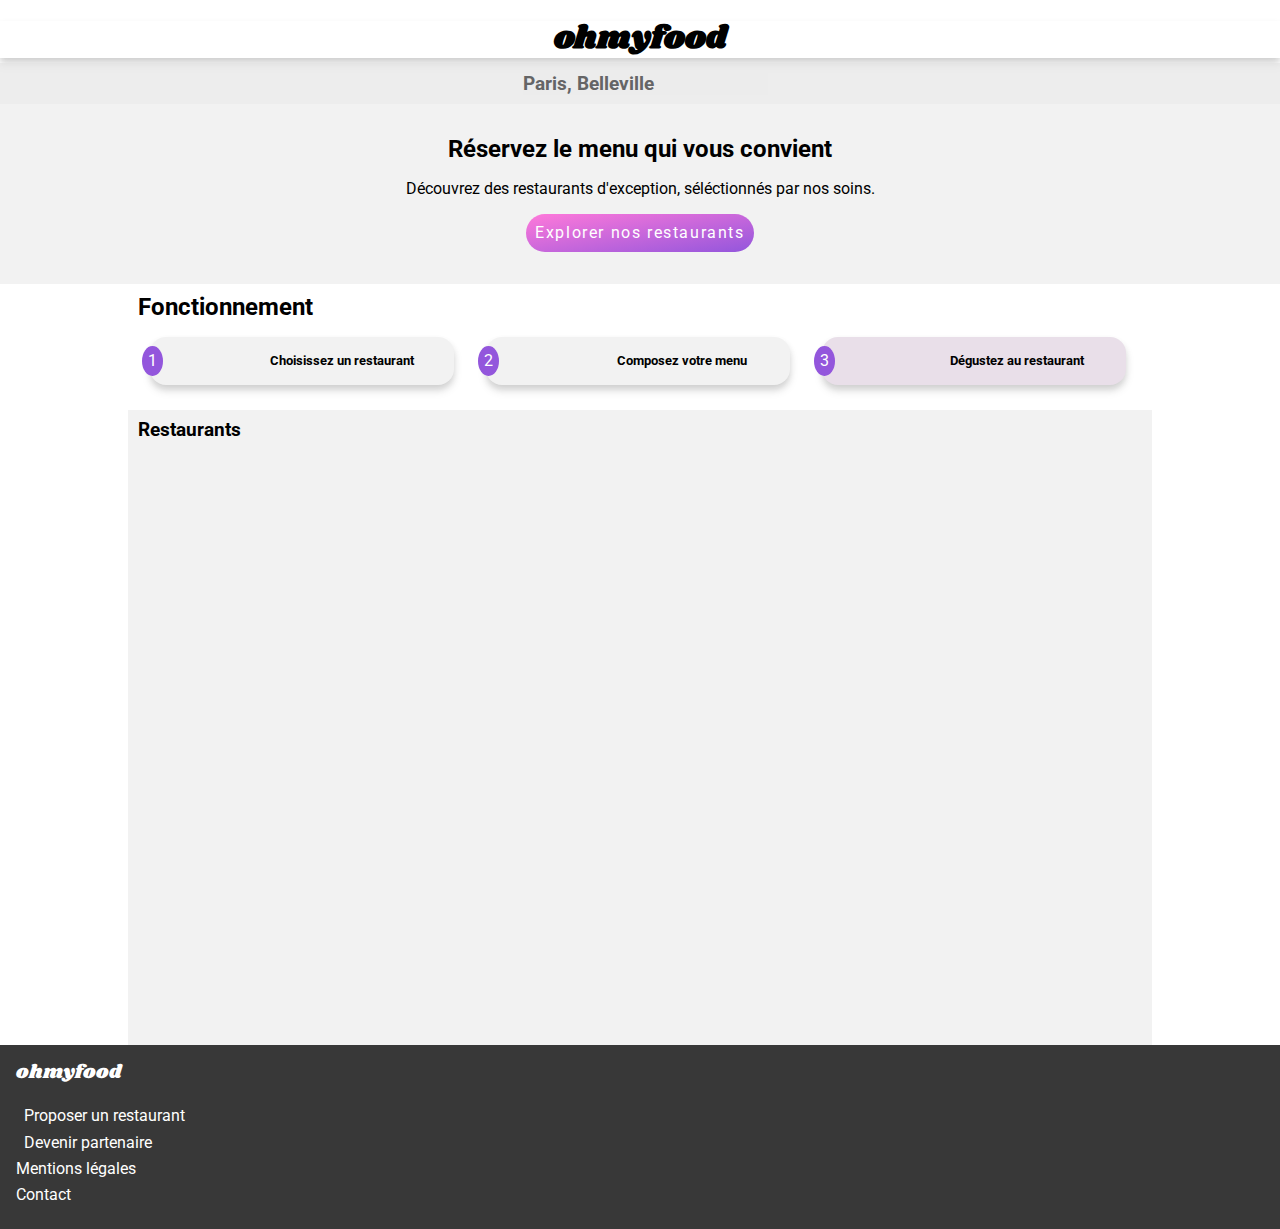
<file: index.html>
<!DOCTYPE html>
<html lang="en">

<head>
    <meta charset="UTF-8">
    <meta http-equiv="X-UA-Compatible" content="IE=edge">
    <meta name="viewport" content="width=device-width, initial-scale=1.0">
    <link rel="stylesheet" href="https://cdnjs.cloudflare.com/ajax/libs/font-awesome/5.15.2/css/all.min.css"
        integrity="sha512-HK5fgLBL+xu6dm/Ii3z4xhlSUyZgTT9tuc/hSrtw6uzJOvgRr2a9jyxxT1ely+B+xFAmJKVSTbpM/CuL7qxO8w=="
        crossorigin="anonymous" />

    <link rel="preconnect" href="https://fonts.googleapis.com">
    <link rel="preconnect" href="https://fonts.gstatic.com" crossorigin>
    <link href="https://fonts.googleapis.com/css2?family=Roboto:wght@300;400;500&family=Shrikhand&display=swap"
        rel="stylesheet">
    <link rel="stylesheet" href="./css/normalise.css">
    <link rel="stylesheet" href="./css/style.css">
    <title>ohmyfood</title>
</head>

<body>
    <!-- <img class ="logo flex item-center "src="./images/logo/ohmyfood@2x.svg" alt="logo"> -->
    <header class="">
        <h1 class="welcome__header logo item-center ">ohmyfood</h1>
    </header>

    <section class="location bg">
        <div>
            <form class="flex item-center bg-dark m-padding">
                <i class="fas fa-map-marker-alt s-padding"></i>
                <input class="ph bg-dark" type="search" placeholder="Paris, Belleville" name="search">
            </form>
        </div>
        <div class="info flex">
            <h2 class="item-center">
                Réservez le menu qui vous convient
            </h2>
            <p class="item-center p-bottom">Découvrez des restaurants d'exception, séléctionnés par nos soins.</p>
            <button class="btn item-center m-padding">
                <p>Explorer nos restaurants</p>
            </button>

        </div>
    </section>
    <section class="function flex column-flex m-padding">
        <div>
            <h2>Fonctionnement</h2>
        </div>
        <ul class="item-center">
            <li class="list flex item-center shade bg">
                <div class="">1</div>
                <i class="fas fa-mobile-alt"></i>
                <h5 class="l-align">Choisissez un restaurant</h5>
            </li>
            <li class="list flex item-center shade bg">
                <div class="">2</div>
                <i class="fas fa-list-ul"></i>
                <h5 class="l-align">Composez votre menu</h5>
            </li>

            <li class="list flex item-center shade bg-pink">
                <div class="">3</div>
                <i class="fas fa-store"></i>
                <h5 class="l-align">Dégustez au restaurant</h5>
            </li>
        </ul>
    </section>
    
        <section class="welcome__cards m-padding bg">
            <h3>Restaurants</h3>
            <div class="resto">
                
                <a href="card1.html">
                    <figure class="sec1">
                        <div>
                            <img class="item-center top--r"
                                src="./images/restaurants/jay-wennington-N_Y88TWmGwA-unsplash.jpg"
                                alt="La Palette du goût">
                            <div class="figure__btn item-center">Nouveau</div>
                        </div>
                        <figcaption class="flex">
                            <div>
                                <h4 class="item-center">La palette du goût</h4>
                                <p>Ménilmontant</p>
                            </div>
                            <div class="flex card__heart ">
                                <i class="far fa-heart"></i>
                                <i class="fas fa-heart heart__color"></i>
                            </div>
                        </figcaption>
                    </figure>
                </a>
                <a href="card2.html">
                    <figure class="sec2">

                        <div>
                            <img class="item-center top--r" src="./images/restaurants/stil-u2Lp8tXIcjw-unsplash.jpg"
                                alt="La note Enchantée">
                            <div class="figure__btn item-center">Nouveau</div>
                        </div>
                        <figcaption class="flex s-bet">
                            <div>
                                <h4>La note enchantée</h4>
                                <p>Charonne</p>
                            </div>
                            <div class="flex card__heart ">
                                <i class="far fa-heart"></i>
                                <i class="fas fa-heart heart__color"></i>
                            </div>
                        </figcaption>
                    </figure>
                </a>
                <a href="card3.html">
                    <figure class="sec3">

                        <div>
                            <img class="item-center top--r"
                                src="./images/restaurants/toa-heftiba-DQKerTsQwi0-unsplash.jpg" alt="A la française">

                        </div>
                        <figcaption class="flex">
                            <div>
                                <h4>A la française</h4>
                                <p>Cité Rouge</p>
                            </div>
                            <div class="flex card__heart ">
                                <i class="far fa-heart"></i>
                                <i class="fas fa-heart heart__color"></i>
                            </div>


                        </figcaption>
                    </figure>
                </a>
                <a href="card4.html">
                    <figure class="sec4">

                        <div>
                            <img class="item-center top--r"
                                src="./images/restaurants/louis-hansel-shotsoflouis-qNBGVyOCY8Q-unsplash.jpg"
                                alt="Le délice des sens">

                        </div>
                        <figcaption class="flex">
                            <div>
                                <h4>Le délice des sens</h4>
                                <p>Folie-Méricourt</p>
                            </div>
                            <div class="flex card__heart ">
                                <i class="far fa-heart"></i>
                                <i class="fas fa-heart heart__color"></i>
                            </div>


                        </figcaption>
                        
                    </figure>
                </a>
            </div>
        </section>

    
    <!-- <footer>
        <div class="footer-container">
            <h6>ohmyfood<h6>
                    <p><i class="fas fa-utensils"></i>Proposer un restaurant</p>
                    <p><i class="fas fa-hands-helping"></i>Devenir partenaire</p>
                    <p>Mentions légales</p>
                    <p>Contact</p>
        </div>
    </footer> -->
    <footer>
        <p class="footer__logo">ohmyfood</p>
        <ul>
            <li>
                <a href=""><i class="fas fa-utensils"></i>Proposer un restaurant</a>
            </li>
            <li>
                <a href=""><i class="fas fa-hands-helping"></i>Devenir partenaire</a>
            </li>
            <li>
                <a href="">Mentions légales</a>
            </li>
            <li>
                <a href="mailto:contact@ohmyfood.fr">Contact</a>
            </li>
        </ul>
    </footer>
</body>

</html>
</file>
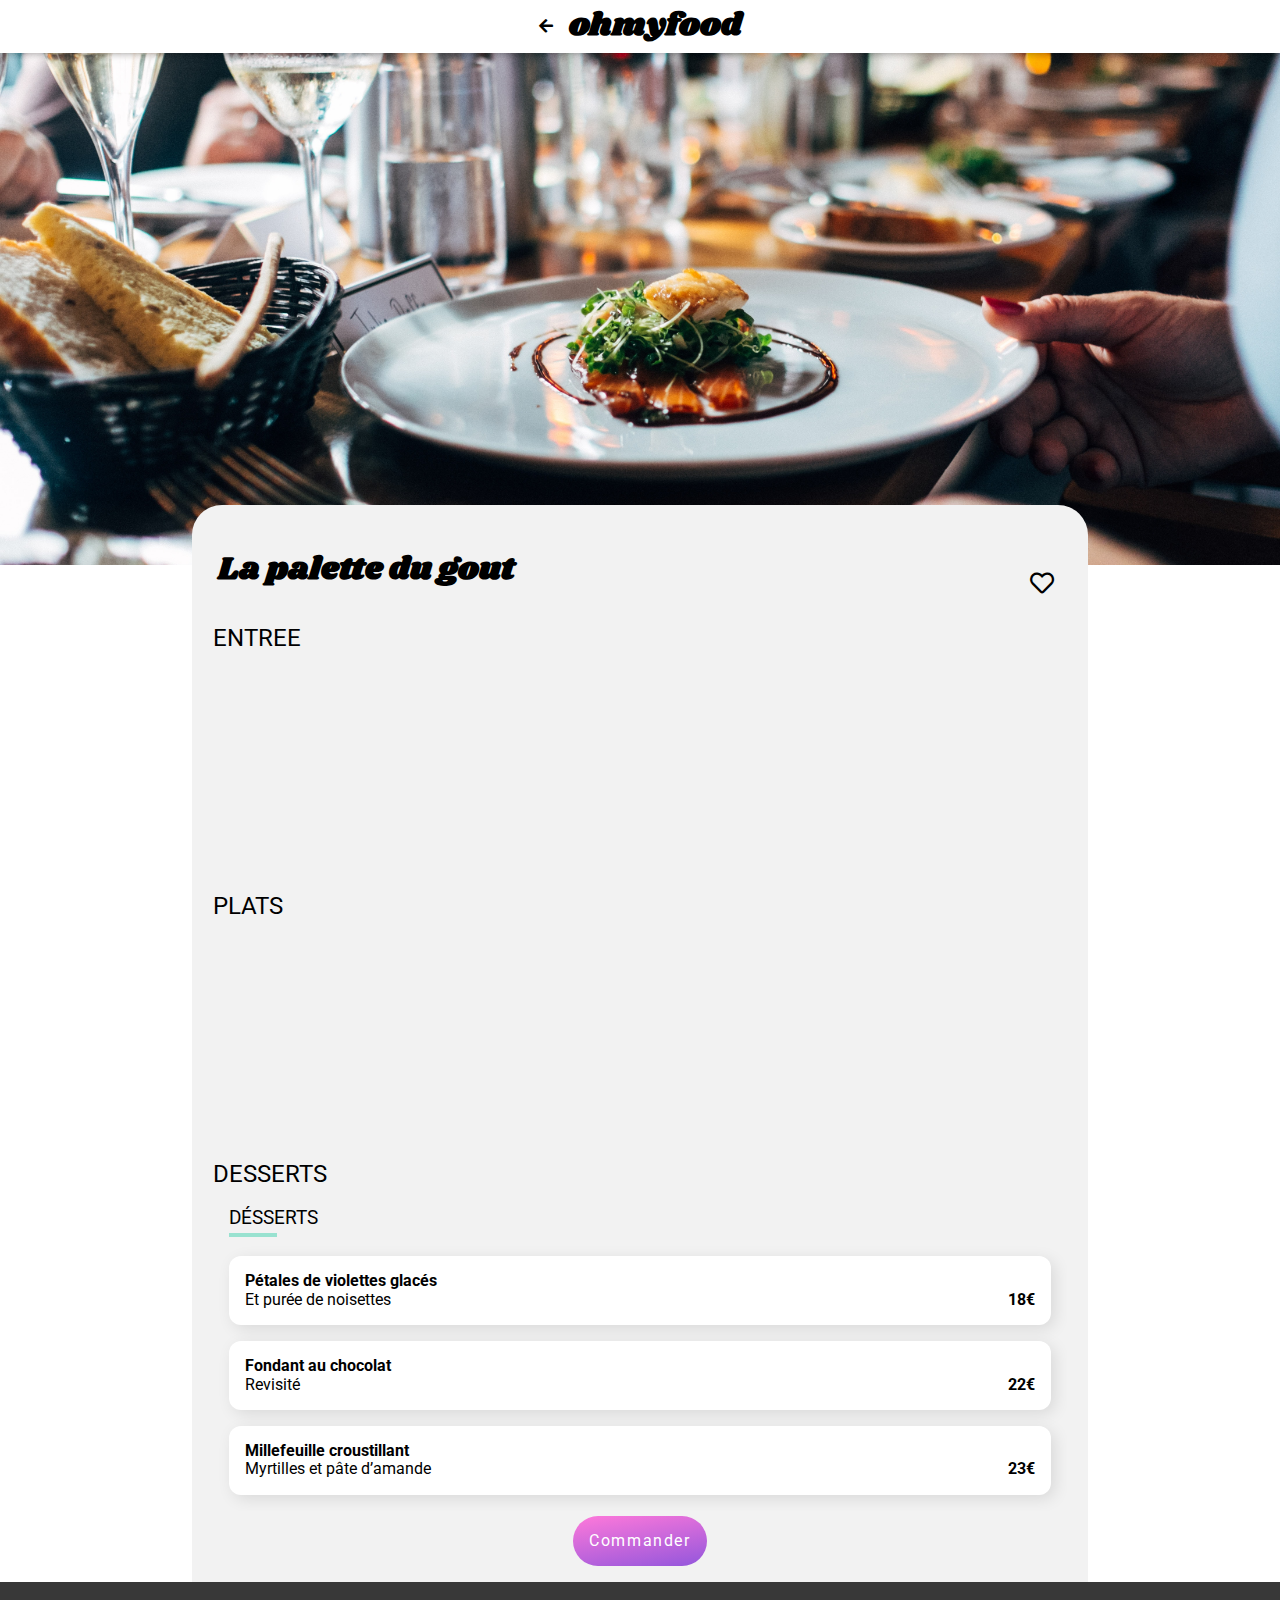
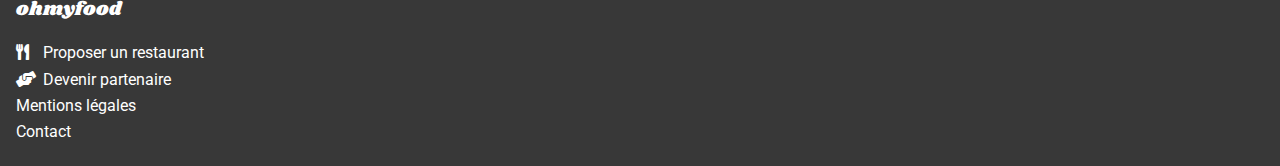
<file: card1-1.html>
<!DOCTYPE html>
<html lang="en">

<head>
    <meta charset="UTF-8">
    <meta http-equiv="X-UA-Compatible" content="IE=edge">
    <meta name="viewport" content="width=device-width, initial-scale=1.0">
    <link rel="stylesheet" href="https://pro.fontawesome.com/releases/v5.10.0/css/all.css" />
    <link rel="preconnect" href="https://fonts.googleapis.com">
    <link rel="preconnect" href="https://fonts.gstatic.com" crossorigin>
    <link href="https://fonts.googleapis.com/css2?family=Roboto:wght@300;400;500&family=Shrikhand&display=swap"
        rel="stylesheet">
    <link rel="stylesheet" href="css/normalise.css">
    <link rel="stylesheet" href="css/style.css">
        <link rel="stylesheet" media="screen" href="css/menu.css" type="text/css">

    <title>ohmyfood</title>
</head>

<body>
    <!-- <header class="item-center">
        <div class="flex item-center">
            <a href="index.html"><i class="fas fa-arrow-left s-padding"></i></a>
            <img class="logo item-center " src="./images/logo/ohmyfood@2x.svg" alt="logo">
        </div>
        <img class="item-center" src="./images/restaurants/louis-hansel-shotsoflouis-qNBGVyOCY8Q-unsplash.jpg" alt="">
 </header> -->
 <header class="flex item-center">
     <a href="index.html">
     <p> <b> <i class="fas fa-arrow-left arrow__back m"></i></b>
        
     <p>
     </a>
    <h1 class="logo m">ohmyfood</h1>
</header>
<img src="images/restaurants/jay-wennington-N_Y88TWmGwA-unsplash.jpg" alt="Image du restaurant de La palette du goût" class="bg__image">    <main class="bg top--r p-small">
        <div class="card-container m-padding">
            <div class="flex s-bet item-center l-align">
                <div class="flex column-flex">
                    <h1 class="f-family--title page__title">La palette du gout</h1>
                </div> 
                <div class="flex card__heart ">
                    <i class="far fa-heart"></i>
                    <i class="fas fa-heart heart__color"></i>
                </div>
            </div>
        </div>
        <div class="menu__container s-around">
        <div class="card s-padding">
        <p class="title-font">ENTREE</p>
        <div class="underline"></div>
        <div class="item-center  sec1">
            <div class="menu flex shade bg-lite s-bet">
                <div class="flex column-flex s-bet fullwidth s-padding">
                    <h4 class="l-align">Fricassée d'escargot</h4>
                    <div class="flex s-bet fullwidth">
                        <p class="l-align">AU piment d'espelette</p>
                        <p class="s-padding"><b>25€</b></p>
                    </div>
                </div>
                <div class="tick item-center m-padding right--r"><i class="fas fa-check-circle"></i></div>

            </div>
            <div class="menu flex shade bg-lite s-bet">
                <div class="flex column-flex s-bet fullwidth s-padding">
                    <h4 class="l-align">Foie gras de canard mi-cuit</h4>
                    <div class="flex s-bet fullwidth">
                        <p class="l-align">Et ses copeaux de truffe noire</p>
                        <p class="s-padding"><b>35€</b></p>
                    </div>
                </div>
                <div class="tick item-center m-padding right--r"><i class="fas fa-check-circle"></i></div>

            </div>
            <div class="menu flex shade bg-lite s-bet">
                <div class="flex column-flex s-bet fullwidth s-padding">
                    <h4 class="l-align">Oeuf au plat</h4>
                    <div class="flex s-bet fullwidth">
                        <p class="l-align">Assaisonné à la truffe sur lit de cavier</p>
                        <p class="s-padding"><b>20€</b></p>
                    </div>
                </div>
                <div class="tick item-center m-padding right--r"><i class="fas fa-check-circle"></i></div>

            </div>
        </div>
        </div>
        <div class="card s-padding">
        <p class="title-font">PLATS</p>
        <div class="underline"></div>
        <div class="item-center sec2">
            <div class="menu flex shade bg-lite s-bet">
                <div class="flex column-flex s-bet fullwidth s-padding">
                    <h4 class="l-align">Filet de boeuf aux herbes</h4>
                    <div class="flex s-bet fullwidth">
                        <p class="l-align">Accompagné de sa ribambelle de légumes</p>
                        <p class="s-padding"><b>40€</b></p>
                    </div>
                </div>
                <div class="tick item-center m-padding right--r"><i class="fas fa-check-circle"></i></div>

            </div>
            <div class="menu flex shade bg-lite s-bet">
                <div class="flex column-flex s-bet fullwidth s-padding">
                    <h4 class="l-align">Parmentier de queue de boeuf</h4>
                    <div class="flex s-bet fullwidth">
                        <p class="l-align">A la tuffe noire sur sa puréé de panais</p>
                        <p class="s-padding"><b>35€</b></p>
                    </div>
                </div>
                <div class="tick item-center m-padding right--r"><i class="fas fa-check-circle"></i></div>

            </div>
            <div class="menu flex shade bg-lite s-bet">
                <div class="flex column-flex s-bet fullwidth s-padding">
                    <h4 class="l-align">Filet de Turbot</h4>
                    <div class="flex s-bet fullwidth">
                        <p class="l-align">Aux agrumes</p>
                        <p class="s-padding"><b>44€</b></p>
                    </div>
                </div>
                <div class="tick item-center m-padding right--r"><i class="fas fa-check-circle"></i></div>

            </div>           
        </div>
        </div>
        <div class="card s-padding">
        <p class="title-font">DESSERTS</p>
        <div class="underline"></div>
        <!-- <div class="item-center sec3">
            <div class="menu flex shade bg-lite s-bet">
                <div class="flex column-flex s-bet fullwidth s-padding">
                    <h4 class="l-align">Paris-Brest</h4>
                    <div class="flex s-bet fullwidth">
                        <p class="l-align">Revisité</p>
                        <p class="s-padding"><b>18€</b></p>
                    </div>
                </div>
                <div class="tick item-center m-padding right--r"><i class="fas fa-check-circle"></i></div>

            </div>
            <div class="menu flex shade bg-lite">
                <div class="flex column-flex s-bet fullwidth s-padding">
                    <h4 class="l-align">Macaron au chocolat d'exception</h4>
                    <div class="flex s-bet fullwidth">
                        <p class="l-align text__overflow" >Et glace à la vanille de Madagascar</p>
                        <p class="s-padding"><b>22€</b></p>
                    </div>
                </div>
                <div class="tick item-center m-padding right--r"><i class="fas fa-check-circle"></i></div>

            </div>
            <div class="menu flex shade bg-lite s-bet">
                <div class="flex column-flex s-bet fullwidth s-padding">
                    <h4 class="l-align">Mousse au chocolat</h4>
                    <div class="flex s-bet fullwidth">
                        <p class="l-align">Au piment d'espellette et à la truffe noire</p>
                        <p class="s-padding"><b>23€</b></p>
                    </div>
                </div>
                    <div class="tick item-center m-padding right--r"><i class="fas fa-check-circle"></i></div>
                    
            </div>   
         
        </div> -->
        <section class="menu__card">
            <h3>Désserts</h3>

            <div class="menu__item">
                <div class="menu__item--text">
                    <h4>Pétales de violettes glacés</h4>
                    <p>Et purée de noisettes</p>
                </div>

                <div class="menu__item--price">
                    18€
                </div>

                <div class="menu__item--validation">
                    <div class="menu__item--icon">
                        <i class="fas fa-check"></i>
                    </div>
                </div>
            </div>

            <div class="menu__item">
                <div class="menu__item--text">
                    <h4>Fondant au chocolat</h4>
                    <p>Revisité</p>
                </div>

                <div class="menu__item--price">
                    22€
                </div>

                <div class="menu__item--validation">
                    <div class="menu__item--icon">
                        <i class="fas fa-check"></i>
                    </div>
                </div>
            </div>

            <div class="menu__item">
                <div class="menu__item--text">
                    <h4>Millefeuille croustillant</h4>
                    <p>Myrtilles et pâte d’amande</p>
                </div>

                <div class="menu__item--price">
                    23€
                </div>

                <div class="menu__item--validation">
                    <div class="menu__item--icon">
                        <i class="fas fa-check"></i>
                    </div>
                </div>
            </div>
        </section>


        </div>

        </div>
        <button class="flex btn item-center"><p>Commander</p></button>




    </main>
    <footer>
        <p class="footer__logo">ohmyfood</p>
        <ul>
            <li>
                <a href=""><i class="fas fa-utensils"></i>Proposer un restaurant</a>
            </li>
            <li>
                <a href=""><i class="fas fa-hands-helping"></i>Devenir partenaire</a>
            </li>
            <li>
                <a href="">Mentions légales</a>
            </li>
            <li>
                <a href="mailto:contact@ohmyfood.fr">Contact</a>
            </li>
        </ul>
    </footer>

</body>

</html>
</file>
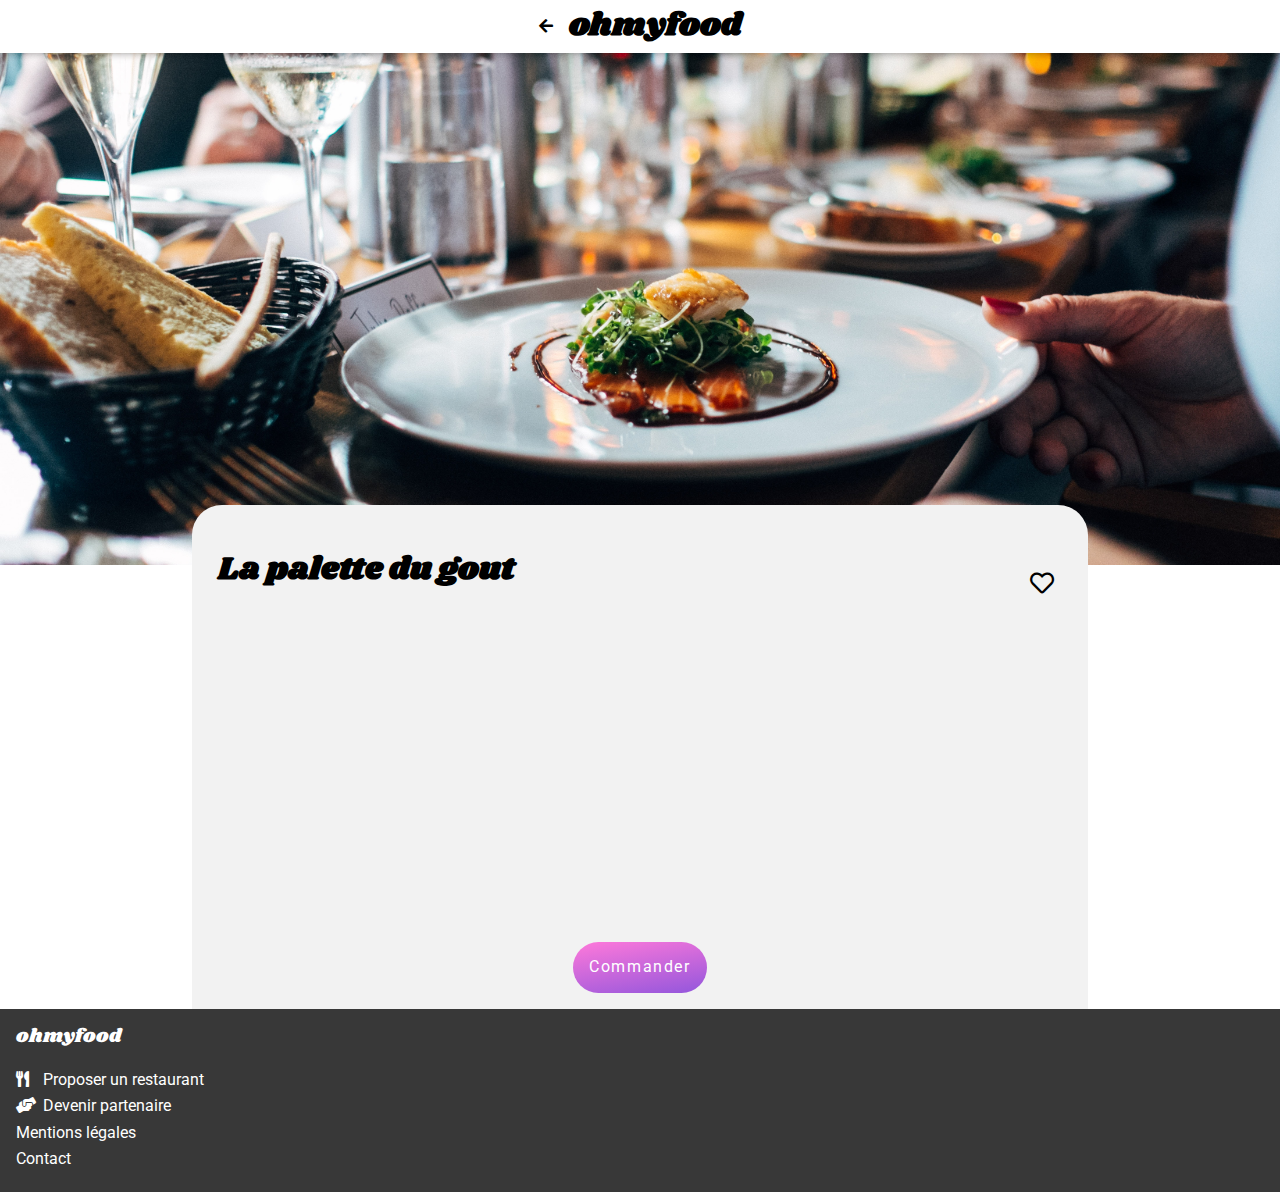
<file: card1.html>
<!DOCTYPE html>
<html lang="en">

<head>
    <meta charset="UTF-8">
    <meta http-equiv="X-UA-Compatible" content="IE=edge">
    <meta name="viewport" content="width=device-width, initial-scale=1.0">
    <link rel="stylesheet" href="https://pro.fontawesome.com/releases/v5.10.0/css/all.css" />
    <link rel="preconnect" href="https://fonts.googleapis.com">
    <link rel="preconnect" href="https://fonts.gstatic.com" crossorigin>
    <link href="https://fonts.googleapis.com/css2?family=Roboto:wght@300;400;500&family=Shrikhand&display=swap"
        rel="stylesheet">
    <link rel="stylesheet" href="css/normalise.css">
    <link rel="stylesheet" href="css/style.css">
        <link rel="stylesheet" media="screen" href="css/menu.css" type="text/css">

    <title>ohmyfood-La palette du gout</title>
</head>

<body>
    <!-- <header class="item-center">
        <div class="flex item-center">
            <a href="index.html"><i class="fas fa-arrow-left s-padding"></i></a>
            <img class="logo item-center " src="./images/logo/ohmyfood@2x.svg" alt="logo">
        </div>
        <img class="item-center" src="./images/restaurants/louis-hansel-shotsoflouis-qNBGVyOCY8Q-unsplash.jpg" alt="">
 </header> -->
 <header class="flex item-center">
     <a href="index.html">
     <p> <b> <i class="fas fa-arrow-left arrow__back m"></i></b>
        
     <p>
     </a>
    <h1 class="logo m">ohmyfood</h1>
</header>
<img src="images/restaurants/jay-wennington-N_Y88TWmGwA-unsplash.jpg" alt="Image du restaurant de La palette du goût" class="bg__image">    <main class="bg top--r p-small">
        <div class="card-container m-padding">
            <div class="flex s-bet item-center l-align">
                <div class="flex column-flex">
                    <h1 class="f-family--title page__title">La palette du gout</h1>
                </div> 
                <div class="flex card__heart ">
                    <i class="far fa-heart"></i>
                    <i class="fas fa-heart heart__color"></i>
                </div>
            </div>
        </div>
        <div class="menu">
            <section class="menu__card sec1">
                <h3>Entrées</h3>

                <div class="menu__item">
                    <div class="menu__item--text">
                        <h4>Fricassée d'escargot</h4>
                        <p>Au piment d'espelette</p>
                    </div>

                    <div class="menu__item--price">
                        25€
                    </div>

                    <div class="menu__item--validation">
                        <div class="menu__item--icon">
                            <i class="fas fa-check"></i>
                        </div>
                    </div>
                </div>
                
                <div class="menu__item">
                    <div class="menu__item--text">
                        <h4>Foie gras de canard mi-cuit</h4>
                        <p>Et ses copeaux de truffe noire</p>
                    </div>

                    <div class="menu__item--price">
                        35€
                    </div>

                    <div class="menu__item--validation">
                        <div class="menu__item--icon">
                            <i class="fas fa-check"></i>
                        </div>
                    </div>
                </div>

                <div class="menu__item">
                    <div class="menu__item--text">
                        <h4>Oeuf au plat</h4>
                        <p>Assaisonné à la truffe sur lit de caviar</p>
                    </div>

                    <div class="menu__item--price">
                        20€
                    </div>

                    <div class="menu__item--validation">
                        <div class="menu__item--icon">
                            <i class="fas fa-check"></i>
                        </div>
                    </div>
                </div>

            </section>

            <section class="menu__card sec2">
                <h3>Plats</h3>

                <div class="menu__item">
                    <div class="menu__item--text">
                        <h4>Filet de boeuf aux herbes</h4>
                        <p>Accompagné de sa ribambelle de légumes</p>
                    </div>

                    <div class="menu__item--price">
                        40€
                    </div>

                    <div class="menu__item--validation">
                        <div class="menu__item--icon">
                            <i class="fas fa-check"></i>
                        </div>
                    </div>
                </div>

                <div class="menu__item">
                    <div class="menu__item--text">
                        <h4>Parmentier de queue de boeuf</h4>
                        <p>À la truffe noire sur sa purée de panais</p>
                    </div>

                    <div class="menu__item--price">
                        35€
                    </div>

                    <div class="menu__item--validation">
                        <div class="menu__item--icon">
                            <i class="fas fa-check"></i>
                        </div>
                    </div>
                </div>
                <div class="menu__item">
                    <div class="menu__item--text">
                        <h4>Filet de turbot</h4>
                        <p>Aux agrumes</p>
                    </div>

                    <div class="menu__item--price">
                        44€
                    </div>

                    <div class="menu__item--validation">
                        <div class="menu__item--icon">
                            <i class="fas fa-check"></i>
                        </div>
                    </div>
                </div>
            </section>

            <section class="menu__card sec3">
                <h3>Désserts</h3>

                <div class="menu__item">
                    <div class="menu__item--text">
                        <h4>Paris-Brest</h4>
                        <p>Revisité</p>
                    </div>

                    <div class="menu__item--price">
                        18€
                    </div>

                    <div class="menu__item--validation">
                        <div class="menu__item--icon">
                            <i class="fas fa-check"></i>
                        </div>
                    </div>
                </div>

                <div class="menu__item">
                    <div class="menu__item--text">
                        <h4>Macaron au chocolat d'exception</h4>
                        <p>Et glace à la vanille de Madagascar</p>
                    </div>

                    <div class="menu__item--price">
                        22€
                    </div>

                    <div class="menu__item--validation">
                        <div class="menu__item--icon">
                            <i class="fas fa-check"></i>
                        </div>
                    </div>
                </div>

                <div class="menu__item">
                    <div class="menu__item--text">
                        <h4>Mousse au chocolat</h4>
                        <p>Au piment d'Espelette et à la truffe noire</p>
                    </div>

                    <div class="menu__item--price">
                        23€
                    </div>

                    <div class="menu__item--validation">
                        <div class="menu__item--icon">
                            <i class="fas fa-check"></i>
                        </div>
                    </div>
                </div>
            </section>

        </div>

        </div>
        <button class="flex btn item-center"><p>Commander</p></button>




    </main>
    <footer>
        <p class="footer__logo">ohmyfood</p>
        <ul>
            <li>
                <a href=""><i class="fas fa-utensils"></i>Proposer un restaurant</a>
            </li>
            <li>
                <a href=""><i class="fas fa-hands-helping"></i>Devenir partenaire</a>
            </li>
            <li>
                <a href="">Mentions légales</a>
            </li>
            <li>
                <a href="mailto:contact@ohmyfood.fr">Contact</a>
            </li>
        </ul>
    </footer>

</body>

</html>
</file>
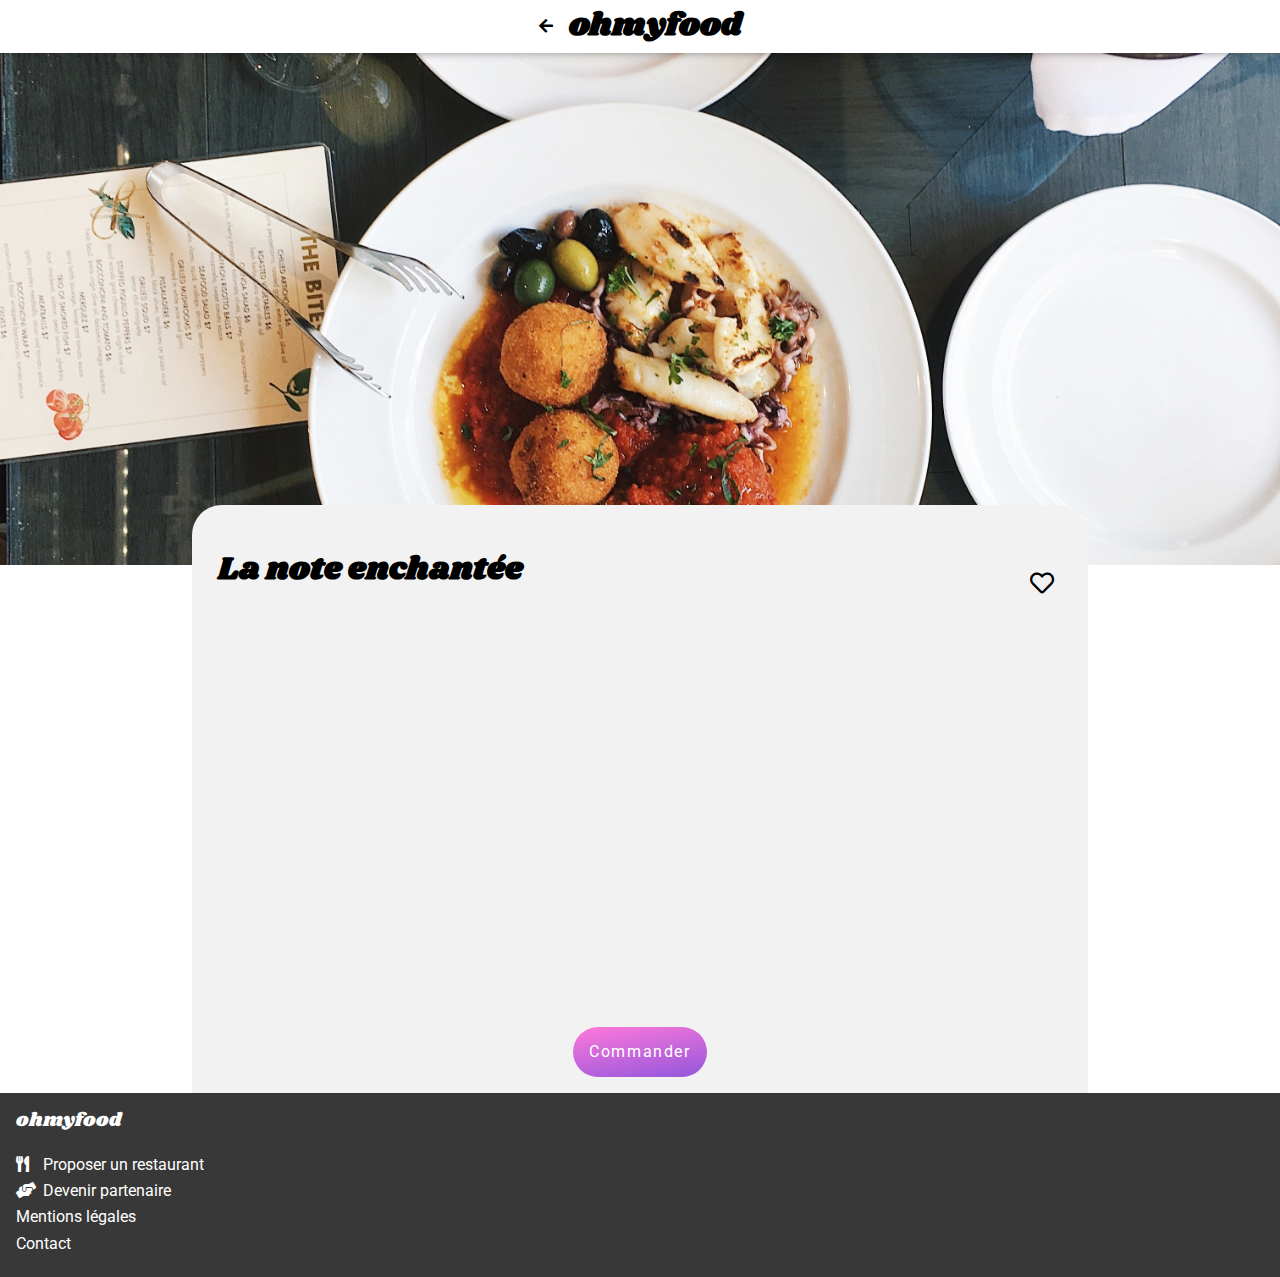
<file: card2.html>
<!DOCTYPE html>
<html lang="en">

<head>
    <meta charset="UTF-8">
    <meta http-equiv="X-UA-Compatible" content="IE=edge">
    <meta name="viewport" content="width=device-width, initial-scale=1.0">
    <link rel="stylesheet" href="https://pro.fontawesome.com/releases/v5.10.0/css/all.css" />
    <link rel="preconnect" href="https://fonts.googleapis.com">
    <link rel="preconnect" href="https://fonts.gstatic.com" crossorigin>
    <link href="https://fonts.googleapis.com/css2?family=Roboto:wght@300;400;500&family=Shrikhand&display=swap"
        rel="stylesheet">
    <link rel="stylesheet" href="css/normalise.css">
    <link rel="stylesheet" href="css/style.css">
        <link rel="stylesheet" media="screen" href="css/menu.css" type="text/css">

    <title>ohmyfood-La note enchantée</title>
</head>

<body>
    <!-- <header class="item-center">
        <div class="flex item-center">
            <a href="index.html"><i class="fas fa-arrow-left s-padding"></i></a>
            <img class="logo item-center " src="./images/logo/ohmyfood@2x.svg" alt="logo">
        </div>
        <img class="item-center" src="./images/restaurants/louis-hansel-shotsoflouis-qNBGVyOCY8Q-unsplash.jpg" alt="">
 </header> -->
 <header class="flex item-center">
     <a href="index.html">
     <p> <b> <i class="fas fa-arrow-left arrow__back m"></i></b>
        
     <p>
     </a>
    <h1 class="logo m">ohmyfood</h1>
</header>
<img src="images/restaurants/stil-u2Lp8tXIcjw-unsplash.jpg" alt="Image du restaurant de La note enchantée" class="bg__image">
    <main class="bg top--r p-small">
        <div class="card-container m-padding">
            <div class="flex s-bet item-center l-align">
                <div class="flex column-flex">
                    <h1 class="f-family--title page__title">La note enchantée</h1>
                </div> 
                <div class="flex card__heart ">
                    <i class="far fa-heart"></i>
                    <i class="fas fa-heart heart__color"></i>
                </div>
            </div>
        </div>
        <div class="menu s-around">
            <section class="menu__card sec1">
                <h3>Entrées</h3>

                <div class="menu__item ">
                    <div class="menu__item--text">
                        <h4>Ravioles de foie gras</h4>
                        <p>Accompagnés de leur crème à la truffe</p>
                    </div>

                    <div class="menu__item--price">
                        25€
                    </div>

                    <div class="menu__item--validation">
                        <div class="menu__item--icon">
                            <i class="fas fa-check"></i>
                        </div>
                    </div>
                </div>
                
                <div class="menu__item ">
                    <div class="menu__item--text">
                        <h4>Caviar osciètre</h4>
                        <p>Sur blini à la farine de blé noir</p>
                    </div>

                    <div class="menu__item--price">
                        35€
                    </div>

                    <div class="menu__item--validation">
                        <div class="menu__item--icon">
                            <i class="fas fa-check"></i>
                        </div>
                    </div>
                </div>

                <div class="menu__item ">
                    <div class="menu__item--text">
                        <h4>Homard et espuma de potiront</h4>
                        <p>Mariné aux zestes d'orange</p>
                    </div>

                    <div class="menu__item--price">
                        20€
                    </div>

                    <div class="menu__item--validation">
                        <div class="menu__item--icon">
                            <i class="fas fa-check"></i>
                        </div>
                    </div>
                </div>

                <div class="menu__item ">
                    <div class="menu__item--text">
                        <h4>Foie gras de canard cuit entier</h4>
                        <p>Confiture de figue et pain toasté</p>
                    </div>

                    <div class="menu__item--price">
                        35€
                    </div>

                    <div class="menu__item--validation">
                        <div class="menu__item--icon">
                            <i class="fas fa-check"></i>
                        </div>
                    </div>
                </div>

            </section>

            <section class="menu__card sec2">
                <h3>Plats</h3>

                <div class="menu__item ">
                    <div class="menu__item--text">
                        <h4>Noix de coquilles Saint-Jacques</h4>
                        <p>Sur lit de purée de céleri-rave</p>
                    </div>

                    <div class="menu__item--price">
                        40€
                    </div>

                    <div class="menu__item--validation">
                        <div class="menu__item--icon">
                            <i class="fas fa-check"></i>
                        </div>
                    </div>
                </div>

                <div class="menu__item ">
                    <div class="menu__item--text">
                        <h4>Langoustine poêlée</h4>
                        <p>Purée de patate douce</p>
                    </div>

                    <div class="menu__item--price">
                        35€
                    </div>

                    <div class="menu__item--validation">
                        <div class="menu__item--icon">
                            <i class="fas fa-check"></i>
                        </div>
                    </div>
                </div>
                <div class="menu__item ">
                    <div class="menu__item--text">
                        <h4>Mijoté de queue de boeuf</h4>
                        <p>Et riz sauvage aux zestes de citron</p>
                    </div>

                    <div class="menu__item--price">
                        44€
                    </div>

                    <div class="menu__item--validation">
                        <div class="menu__item--icon">
                            <i class="fas fa-check"></i>
                        </div>
                    </div>
                </div>
            </section>

            <section class="menu__card sec3">
                <h3>Désserts</h3>

                <div class="menu__item ">
                    <div class="menu__item--text">
                        <h4>Macaron noisette et chocolat</h4>
                        <p>Glace au caramel brun et sel de Guérande</p>
                    </div>

                    <div class="menu__item--price">
                        18€
                    </div>

                    <div class="menu__item--validation">
                        <div class="menu__item--icon">
                            <i class="fas fa-check"></i>
                        </div>
                    </div>
                </div>

                <div class="menu__item ">
                    <div class="menu__item--text">
                        <h4>Baba au rhum revisité</h4>
                        <p>Avec son coulis de citron</p>
                    </div>

                    <div class="menu__item--price">
                        22€
                    </div>

                    <div class="menu__item--validation">
                        <div class="menu__item--icon">
                            <i class="fas fa-check"></i>
                        </div>
                    </div>
                </div>

                <div class="menu__item ">
                    <div class="menu__item--text">
                        <h4>Tarte au citron meringuée</h4>
                        <p>Déstructurée</p>
                    </div>

                    <div class="menu__item--price">
                        23€
                    </div>

                    <div class="menu__item--validation">
                        <div class="menu__item--icon">
                            <i class="fas fa-check"></i>
                        </div>
                    </div>
                </div>

            </section>

        </div>
        <button class="flex btn item-center"><p>Commander</p></button>




    </main>
    <footer>
        <p class="footer__logo">ohmyfood</p>
        <ul>
            <li>
                <a href=""><i class="fas fa-utensils"></i>Proposer un restaurant</a>
            </li>
            <li>
                <a href=""><i class="fas fa-hands-helping"></i>Devenir partenaire</a>
            </li>
            <li>
                <a href="">Mentions légales</a>
            </li>
            <li>
                <a href="mailto:contact@ohmyfood.fr">Contact</a>
            </li>
        </ul>
    </footer>

</body>

</html>
</file>
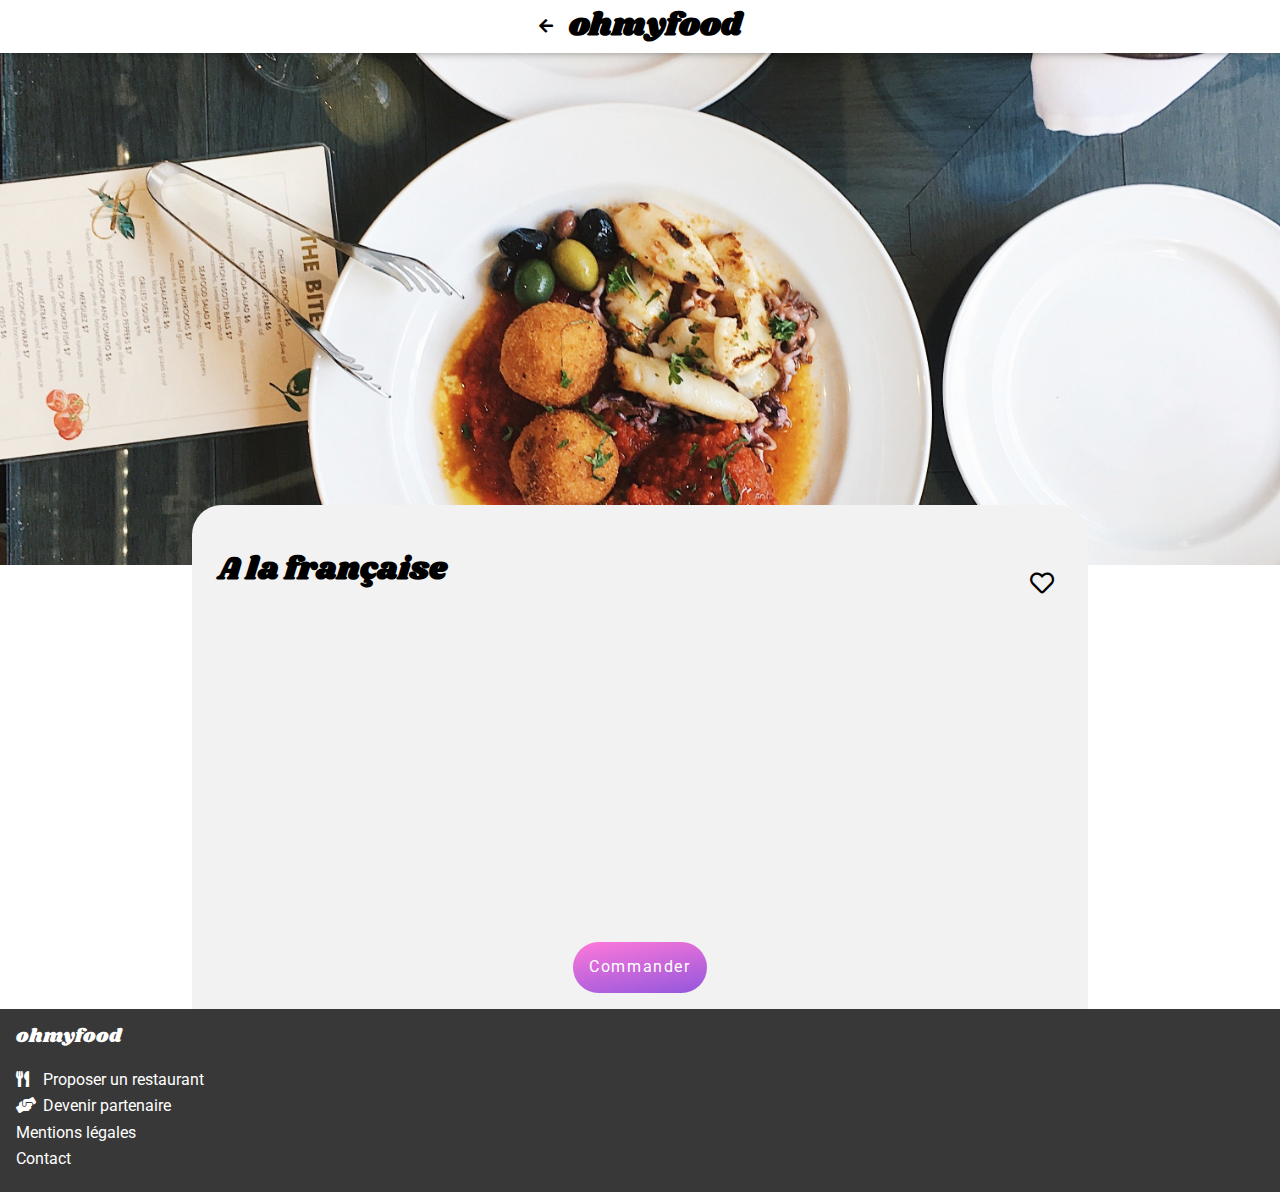
<file: card3.html>
<!DOCTYPE html>
<html lang="en">

<head>
    <meta charset="UTF-8">
    <meta http-equiv="X-UA-Compatible" content="IE=edge">
    <meta name="viewport" content="width=device-width, initial-scale=1.0">
    <link rel="stylesheet" href="https://pro.fontawesome.com/releases/v5.10.0/css/all.css" />
    <link rel="preconnect" href="https://fonts.googleapis.com">
    <link rel="preconnect" href="https://fonts.gstatic.com" crossorigin>
    <link href="https://fonts.googleapis.com/css2?family=Roboto:wght@300;400;500&family=Shrikhand&display=swap"
        rel="stylesheet">
    <link rel="stylesheet" href="css/normalise.css">
    <link rel="stylesheet" href="css/style.css">
    <link rel="stylesheet" media="screen" href="css/menu.css" type="text/css">

    <title>ohmyfood-A la française</title>
</head>

<body>
    <!-- <header class="item-center">
        <div class="flex item-center">
            <a href="index.html"><i class="fas fa-arrow-left s-padding"></i></a>
            <img class="logo item-center " src="./images/logo/ohmyfood@2x.svg" alt="logo">
        </div>
        <img class="item-center" src="./images/restaurants/louis-hansel-shotsoflouis-qNBGVyOCY8Q-unsplash.jpg" alt="">
 </header> -->
 <header class="flex item-center">
     <a href="index.html">
     <p> <b> <i class="fas fa-arrow-left arrow__back m"></i></b>
        
     <p>
     </a>
    <h1 class="logo m">ohmyfood</h1>
</header>
<img src="images/restaurants/stil-u2Lp8tXIcjw-unsplash.jpg" alt="Image du restaurant de La note enchantée" class="bg__image">
    <main class="bg top--r p-small">
        <div class="card-container m-padding">
            <div class="flex s-bet item-center l-align">
                <div class="flex column-flex">
                    <h1 class="f-family--title page__title">A la française</h1>
                </div> 
                <div class="flex card__heart ">
                    <i class="far fa-heart"></i>
                    <i class="fas fa-heart heart__color"></i>
                </div>
            </div>
        </div>
        <div class="menu s-around">
            <section class="menu__card sec1">
                <h3>Entrées</h3>

                <div class="menu__item ">
                    <div class="menu__item--text">
                        <h4>Tartare de poulpe acidulé</h4>
                        <p>Aux zestes d'orange</p>
                    </div>

                    <div class="menu__item--price">
                        25€
                    </div>

                    <div class="menu__item--validation">
                        <div class="menu__item--icon">
                            <i class="fas fa-check"></i>
                        </div>
                    </div>
                </div>
                
                <div class="menu__item ">
                    <div class="menu__item--text">
                        <h4>Velouté de légumes d'antan</h4>
                        <p>Carotte, panais, topinambour</p>
                    </div>

                    <div class="menu__item--price">
                        35€
                    </div>

                    <div class="menu__item--validation">
                        <div class="menu__item--icon">
                            <i class="fas fa-check"></i>
                        </div>
                    </div>
                </div>

                <div class="menu__item ">
                    <div class="menu__item--text">
                        <h4>Soupe à l'oignon</h4>
                        <p>Revisitée</p>
                    </div>

                    <div class="menu__item--price">
                        20€
                    </div>

                    <div class="menu__item--validation">
                        <div class="menu__item--icon">
                            <i class="fas fa-check"></i>
                        </div>
                    </div>
                </div>

            </section>

            <section class="menu__card sec2">
                <h3>Plats</h3>

                <div class="menu__item ">
                    <div class="menu__item--text">
                        <h4>Coquilles Saint-Jacques</h4>
                        <p>Accompagnées d'une purée de panais</p>
                    </div>

                    <div class="menu__item--price">
                        40€
                    </div>

                    <div class="menu__item--validation">
                        <div class="menu__item--icon">
                            <i class="fas fa-check"></i>
                        </div>
                    </div>
                </div>

                <div class="menu__item ">
                    <div class="menu__item--text">
                        <h4>Magret de canard</h4>
                        <p>Et parmentier de pommes de terre</p>
                    </div>

                    <div class="menu__item--price">
                        35€
                    </div>

                    <div class="menu__item--validation">
                        <div class="menu__item--icon">
                            <i class="fas fa-check"></i>
                        </div>
                    </div>
                </div>
                <div class="menu__item ">
                    <div class="menu__item--text">
                        <h4>Pigeonneau d’Ille-et-Vilaine</h4>
                        <p>Sur son lit de gnocchis aux légumes</p>
                    </div>

                    <div class="menu__item--price">
                        44€
                    </div>

                    <div class="menu__item--validation">
                        <div class="menu__item--icon">
                            <i class="fas fa-check"></i>
                        </div>
                    </div>
                </div>
            </section>

            <section class="menu__card sec3">
                <h3>Désserts</h3>

                <div class="menu__item">
                    <div class="menu__item--text">
                        <h4>Pétales de violettes glacés</h4>
                        <p>Et purée de noisettes</p>
                    </div>

                    <div class="menu__item--price">
                        18€
                    </div>

                    <div class="menu__item--validation">
                        <div class="menu__item--icon">
                            <i class="fas fa-check"></i>
                        </div>
                    </div>
                </div>

                <div class="menu__item">
                    <div class="menu__item--text">
                        <h4>Fondant au chocolat</h4>
                        <p>Revisité</p>
                    </div>

                    <div class="menu__item--price">
                        22€
                    </div>

                    <div class="menu__item--validation">
                        <div class="menu__item--icon">
                            <i class="fas fa-check"></i>
                        </div>
                    </div>
                </div>

                <div class="menu__item">
                    <div class="menu__item--text">
                        <h4>Millefeuille croustillant</h4>
                        <p>Myrtilles et pâte d’amande</p>
                    </div>

                    <div class="menu__item--price">
                        23€
                    </div>

                    <div class="menu__item--validation">
                        <div class="menu__item--icon">
                            <i class="fas fa-check"></i>
                        </div>
                    </div>
                </div>
            </section>

        </div>
        <button class="flex btn item-center"><p>Commander</p></button>




    </main>
    <footer>
        <p class="footer__logo">ohmyfood</p>
        <ul>
            <li>
                <a href=""><i class="fas fa-utensils"></i>Proposer un restaurant</a>
            </li>
            <li>
                <a href=""><i class="fas fa-hands-helping"></i>Devenir partenaire</a>
            </li>
            <li>
                <a href="">Mentions légales</a>
            </li>
            <li>
                <a href="mailto:contact@ohmyfood.fr">Contact</a>
            </li>
        </ul>
    </footer>

</body>

</html>
</file>
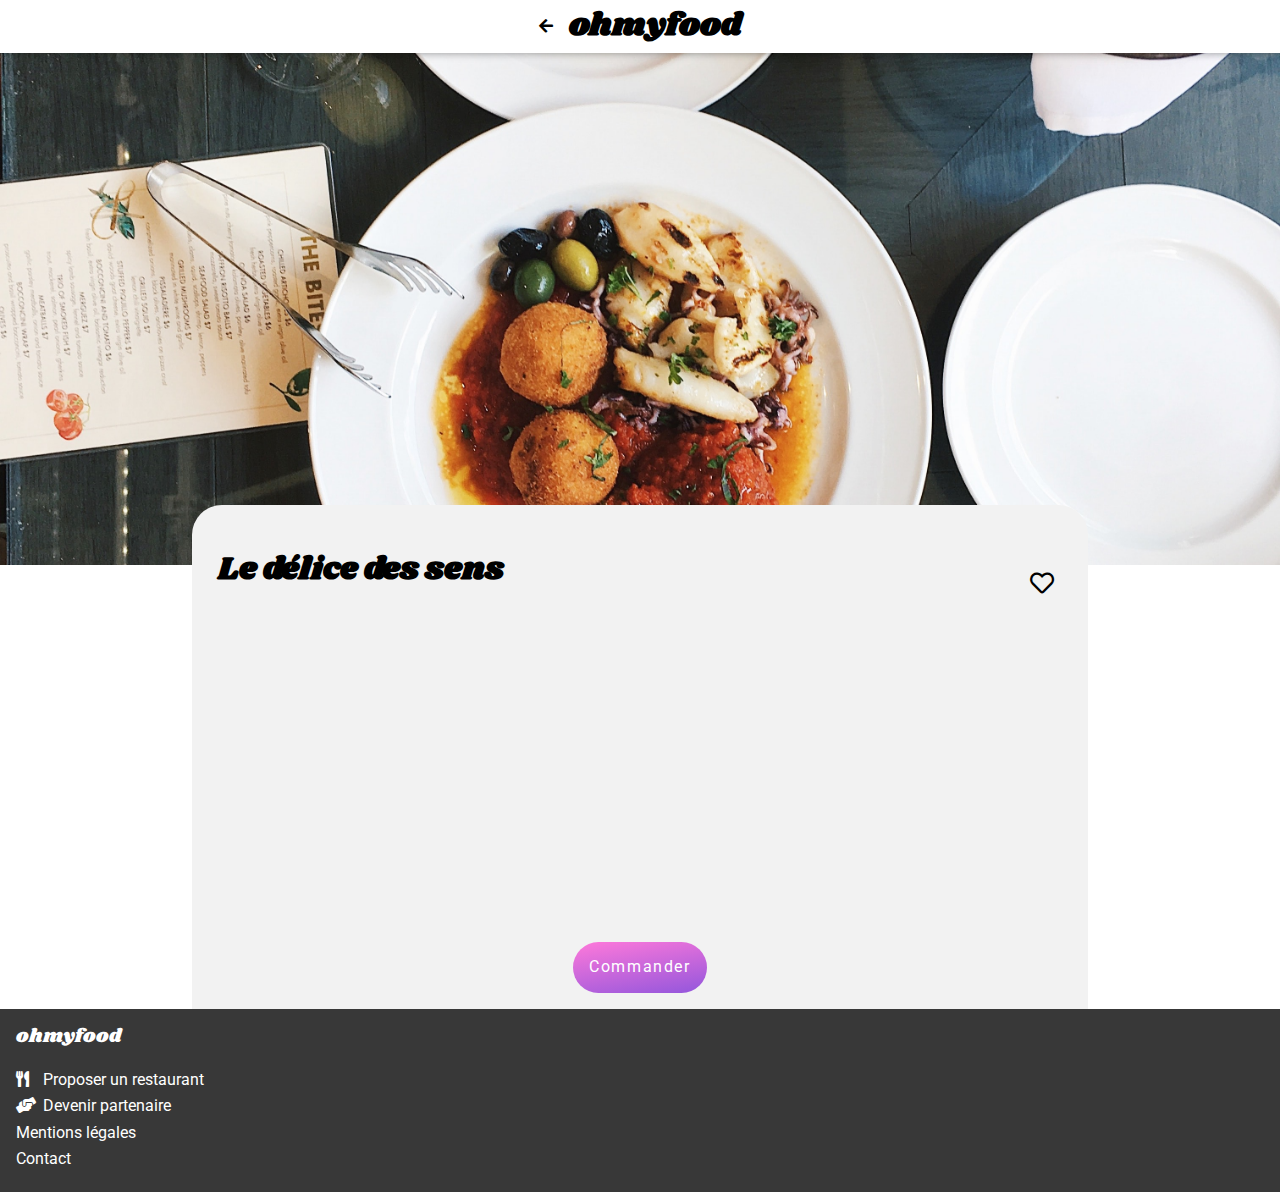
<file: card4.html>
<!DOCTYPE html>
<html lang="en">

<head>
    <meta charset="UTF-8">
    <meta http-equiv="X-UA-Compatible" content="IE=edge">
    <meta name="viewport" content="width=device-width, initial-scale=1.0">
    <link rel="stylesheet" href="https://pro.fontawesome.com/releases/v5.10.0/css/all.css" />
    <link rel="preconnect" href="https://fonts.googleapis.com">
    <link rel="preconnect" href="https://fonts.gstatic.com" crossorigin>
    <link href="https://fonts.googleapis.com/css2?family=Roboto:wght@300;400;500&family=Shrikhand&display=swap"
        rel="stylesheet">
    <link rel="stylesheet" href="css/normalise.css">
    <link rel="stylesheet" href="css/style.css">
        <link rel="stylesheet" media="screen" href="css/menu.css" type="text/css">

    <title>ohmyfood-Le délice des senss</title>
</head>

<body>
    <!-- <header class="item-center">
        <div class="flex item-center">
            <a href="index.html"><i class="fas fa-arrow-left s-padding"></i></a>
            <img class="logo item-center " src="./images/logo/ohmyfood@2x.svg" alt="logo">
        </div>
        <img class="item-center" src="./images/restaurants/louis-hansel-shotsoflouis-qNBGVyOCY8Q-unsplash.jpg" alt="">
 </header> -->
 <header class="flex item-center">
     <a href="index.html">
     <p> <b> <i class="fas fa-arrow-left arrow__back m"></i></b>
        
     <p>
     </a>
    <h1 class="logo m">ohmyfood</h1>
</header>
<img src="images/restaurants/stil-u2Lp8tXIcjw-unsplash.jpg" alt="Image du restaurant de La note enchantée" class="bg__image">
    <main class="bg top--r p-small">
        <div class="card-container m-padding">
            <div class="flex s-bet item-center l-align">
                <div class="flex column-flex">
                    <h1 class="f-family--title page__title">Le délice des sens</h1>
                </div> 
                <div class="flex card__heart ">
                    <i class="far fa-heart"></i>
                    <i class="fas fa-heart heart__color"></i>
                </div>
            </div>
        </div>
        <div class="menu s-around">
            <section class="menu__card sec1">
                <h3>Entrées</h3>

                <div class="menu__item">
                    <div class="menu__item--text">
                        <h4>Tartare de thon</h4>
                        <p>Assaisonné au yuzu</p>
                    </div>

                    <div class="menu__item--price">
                        25€
                    </div>

                    <div class="menu__item--validation">
                        <div class="menu__item--icon">
                            <i class="fas fa-check"></i>
                        </div>
                    </div>
                </div>
                
                <div class="menu__item">
                    <div class="menu__item--text">
                        <h4>Bouchée de homard croustillant </h4>
                        <p>Et sa farandole de petits légumes</p>
                    </div>

                    <div class="menu__item--price">
                        35€
                    </div>

                    <div class="menu__item--validation">
                        <div class="menu__item--icon">
                            <i class="fas fa-check"></i>
                        </div>
                    </div>
                </div>

                <div class="menu__item">
                    <div class="menu__item--text">
                        <h4>Velouté de cèpes</h4>
                        <p>Aux truffes</p>
                    </div>

                    <div class="menu__item--price">
                        20€
                    </div>

                    <div class="menu__item--validation">
                        <div class="menu__item--icon">
                            <i class="fas fa-check"></i>
                        </div>
                    </div>
                </div>

            </section>

            <section class="menu__card sec2">
                <h3>Plats</h3>

                <div class="menu__item">
                    <div class="menu__item--text">
                        <h4>Poulet rôti aux herbes de Provence</h4>
                        <p>Et sa crème de truffe</p>
                    </div>

                    <div class="menu__item--price">
                        40€
                    </div>

                    <div class="menu__item--validation">
                        <div class="menu__item--icon">
                            <i class="fas fa-check"></i>
                        </div>
                    </div>
                </div>

                <div class="menu__item">
                    <div class="menu__item--text">
                        <h4>Langouste rôtie</h4>
                        <p>Et ses légumes de saison</p>
                    </div>

                    <div class="menu__item--price">
                        35€
                    </div>

                    <div class="menu__item--validation">
                        <div class="menu__item--icon">
                            <i class="fas fa-check"></i>
                        </div>
                    </div>
                </div>

                <div class="menu__item">
                    <div class="menu__item--text">
                        <h4>Côte de boeuf Angus</h4>
                        <p>Et sa purée de panais</p>
                    </div>

                    <div class="menu__item--price">
                        44€
                    </div>

                    <div class="menu__item--validation">
                        <div class="menu__item--icon">
                            <i class="fas fa-check"></i>
                        </div>
                    </div>
                </div>
            </section>

            <section class="menu__card sec3">
                <h3>Désserts</h3>

                <div class="menu__item">
                    <div class="menu__item--text">
                        <h4>Farandole de desserts</h4>
                        <p>Du chef</p>
                    </div>

                    <div class="menu__item--price">
                        18€
                    </div>

                    <div class="menu__item--validation">
                        <div class="menu__item--icon">
                            <i class="fas fa-check"></i>
                        </div>
                    </div>
                </div>

                <div class="menu__item">
                    <div class="menu__item--text">
                        <h4>Crème brulée</h4>
                        <p>Revisitée</p>
                    </div>

                    <div class="menu__item--price">
                        22€
                    </div>

                    <div class="menu__item--validation">
                        <div class="menu__item--icon">
                            <i class="fas fa-check"></i>
                        </div>
                    </div>
                </div>

                <div class="menu__item delay-8">
                    <div class="menu__item--text">
                        <h4>Tiramisu</h4>
                        <p>À la noisette</p>
                    </div>

                    <div class="menu__item--price">
                        23€
                    </div>

                    <div class="menu__item--validation">
                        <div class="menu__item--icon">
                            <i class="fas fa-check"></i>
                        </div>
                    </div>
                </div>
            </section>

        </div>
        <button class="flex btn item-center"><p>Commander</p></button>




    </main>
    <footer>
        <p class="footer__logo">ohmyfood</p>
        <ul>
            <li>
                <a href=""><i class="fas fa-utensils"></i>Proposer un restaurant</a>
            </li>
            <li>
                <a href=""><i class="fas fa-hands-helping"></i>Devenir partenaire</a>
            </li>
            <li>
                <a href="">Mentions légales</a>
            </li>
            <li>
                <a href="mailto:contact@ohmyfood.fr">Contact</a>
            </li>
        </ul>
    </footer>

</body>

</html>
</file>
<file: css/style.css>
:root {
    --primary-color: #9356DC;
    --secondary-color: #FF79DA;
    --tertiary-color: #99E2D0;
    --background-color: #F2F2F2;

}
* {
    -webkit-box-sizing: border-box;
    box-sizing: border-box;
    margin:0px;
    padding:0px;
    font-family: 'Shrikhand', cursive;
    font-family: 'Roboto', sans-serif;
   }
body{
    box-sizing: border-box;
    margin: auto;
}
.item-center{
    justify-content: center;
    align-items: center;
    text-align: center;
    width: 100%;
}
.flex{
    display: flex;
}
header{
    display: flex;
    /* flex-direction: column; */
    min-width:100%; 
    position: relative; 
    box-shadow: 0 0 0.5rem #00000066;
   
}
header .logo{
    text-align: center;
    font-family: 'Shrikhand', "cursive";
}
.title-font{
    font-size: 1.5rem;
}
.p-small{
    padding:1rem;
}
.p-bottom{
    padding:1rem;
}
.p-none{
    padding: 0px;
}
.menu{
    animation-delay: 0s;
    min-width: 100%;
    position: relative;
    overflow: hidden;
}

.tick{
    width:4rem;
    margin:auto;
    background-color:var(--tertiary-color);
    font-size: 2rem;
    display: none;
    color:white;
    position: relative;
    right:-4rem; 

     
}
/* .fa-check-circle{
    transform: rotate(360deg);
    transition-duration: .5s;
} */
.menu:hover .tick {
    display: block;
    transition-duration: 0.5s;
    right:0px;           
}

/* .tick i{
    animation: rotation 0.5s linear;
}
@keyframes rotation {
    from {
            -webkit-transform: rotate(0deg);
            
    }
    to {
            -webkit-transform: rotate(180deg);
    }
} */
/* @keyframes slideIn {
    from {
        margin-left: 100%;
            
    }
    to {
        margin-left: 0%;
    }
} */
.fullwidth{
    width:100%;
}

form{
    display: -webkit-box;
    display: -ms-flexbox;
    display: flex;
    -webkit-box-pack: center;
    -ms-flex-pack: center;
    justify-content: center;
    -webkit-box-align: center;
    -ms-flex-align: center;
    align-items: center;
    background-color: #f3f3f3;
    position: relative;
    font-size: 1.2rem;
    padding: 1.2rem;
}
.bg__image{
    max-width: 100%;
    max-height: 32rem;
    width: 100%;
    -o-object-fit: cover;
    object-fit: cover;
}
.btn{
    width: fit-content;
    background-image: linear-gradient(170deg, var(--secondary-color), var(--primary-color));
    padding: 1rem;
    border: none;
    border-radius: 40px;
    color: white;
    letter-spacing: 0.1rem;
    margin:auto;
}
main{
    margin-top: -4rem;
    border-radius: 2rem 2rem 0 0;
    background: #f6f6f6;
    z-index: 1000;
    position: relative;

}
.function ul li i{
    color:#7e7e7e;
}
.abs{
    position: absolute;
    top:210px;
    width: 100%;
    height: 100%;
}
.btn:hover{
    opacity: 0.6;
    font-size: larger;
    box-shadow: 0 4px 6px 0 rgba(3, 2, 2, 0.9), 0 6px 10px 0 rgba(0, 0, 0, 0.10);   
}

.info{
    flex-direction: column;
    padding:2rem;
}
.f-family--title{
    font-family: 'Shrikhand', cursive;
}
.column-flex{
    flex-direction: column;
}
.s-bet{
    justify-content: space-between;
}
.s-around{
    justify-content: space-around;
}
.l-align{
    text-align: left;
}
.b-align{
    text-align: end;
}
.l-margin{
    margin-left: 1rem
    ;
}
.bg-dark{
    background-color: rgba(235, 235, 235, 0.863);
}

form input{
    border:0px;
}
/* small padding */
.s-padding{
    padding: 5px;
}
/* medium padding */
.m-padding{
    padding:0.6rem;
}

.ph::-webkit-input-placeholder {
    color: rgb(101, 101, 102);
    font-weight: bold;
}
.function-container{
    width:90%;
    margin:auto;
    padding: 10px;
    white-space: wrap;
    position: relative;
}
.welcome__header{
    box-shadow: 0 4px 6px 0 rgba(3, 2, 2, 0.1), 0 6px 10px 0 rgba(0, 0, 0, 0.10);
    margin-bottom: 5px;

}

.shade{
    
        height:fit-content;
        border-radius: 1rem;
        margin-top: 15px;
        margin-bottom: 15px;
        box-shadow: 0 4px 6px 0 rgba(3, 2, 2, 0.1), 0 6px 10px 0 rgba(0, 0, 0, 0.10);
    
}

.list{
    justify-content: space-around;
    /* font-size: 1.5rem; */
    text-align: left;
    position: relative;
}
.list div{
    position: absolute;
    left: 1rem;
    /* top:14rem; */
    padding: 6px;
    font-size: 1rem;
    border-radius: 50%;
    color:white;
    background-color: var(--primary-color);
    margin-left:-1.5rem;
}
/* .menu div {
    margin: 0;
    white-space: nowrap;
    text-overflow: ellipsis;
    overflow: hidden;
} */
.menu div div p{
    margin: 0;
    white-space: nowrap;
    text-overflow: ellipsis;
    overflow: hidden;
}
.m{
    margin:8px;
}
.list i{
    font-size: 2rem;
    margin: 1rem;
}
.list h5{
    margin: 1rem;
}
figure div img{
    height:12rem;
    width:100%;
    object-fit:cover;

    

}
.top--r{
    border-top-left-radius: 30px;
    border-top-right-radius: 30px;
}
.right--r{
    border-top-right-radius: 1rem;
    border-bottom-right-radius: 1rem;
}

.bg{
    background-color: var(--background-color);  
}
.bg-lite{
    background-color: white;
}
.bg-pink{
    background-color: rgb(233, 223, 233);
}

section div h3{
    padding-top:2rem ;
    padding-bottom:20px ;
}
.resto{
    margin: auto;
    /* padding: 30px; */
}
figure{
    background-color: white;
    border-radius: 30px;
    margin-top:1rem;
    position: relative;

}
.figure__btn{
    background-color: var(--tertiary-color);
    color: rgb(67, 107, 67);
    font-size: large;
    width: fit-content;
    border-radius: 5px;
    padding: 10px 20px;
    position: absolute;
    margin-top: 17px;
    margin-left: -128px;
    float: right;
    display: inline;    


}
figcaption{
    width: 100%;
    justify-content: space-between;
    font-size: 1rem;
    padding: 1rem;
}
.card__heart{
    position: relative;
    right:2rem;
}
.card__heart i{
    position: absolute;
}
.fa-heart{
font-size: x-large;
}
.heart__color{
    opacity: 0;
}
.heart__color:hover{
    opacity: 1;
    background: gradient(linear, left bottom, left top, from(#9356dc), to(#ff79da));
    background: linear-gradient(0deg, #545355, #ff79da);
    -webkit-transition: all 1.5s;
    transition: all 1.5s;
    -webkit-background-clip: text;
    -webkit-text-fill-color: transparent;
}

a{
    text-decoration: none;
    color:black;

}
footer{
    padding: 1rem;
    background: #383838;
    display: -webkit-box;
    display: -ms-flexbox;
    display: flex;
    -webkit-box-orient: vertical;
    -webkit-box-direction: normal;
    -ms-flex-direction: column;
    flex-direction: column;
}
.footer__logo{
    font-family: 'Shrikhand', "cursive";
    font-size: 1.2rem;
    margin: 0 0 1rem;
    color: #fff;
}
footer ul {
    list-style: none;
}
footer ul li {
    display: -webkit-box;
    display: -ms-flexbox;
    display: flex;
    position: relative;
    margin: 0.5rem 0;
}
footer ul li a {
    text-decoration: none;
    color: white;
}
footer ul li a i {
    width: 1.2rem;
    margin-right: 0.5rem;
}


/* animation */
.sec1 {
    opacity: 0;
	animation: fadeIn 1s ease-in both;
    animation-delay: 1s;

}
.sec2 {
    opacity: 0;
	animation: fadeIn 1s ease-in both;
    animation-delay: 2s;

}
.sec3 {
    opacity: 0;
	animation: fadeIn 1s ease-in both;
    animation-delay: 3s;

}
.sec4 {
    opacity: 0;
	animation: fadeIn 1s ease-in both;
    animation-delay: 4s;

}
@keyframes fadeIn {
	from {
		opacity: 0;
		transform: translate3d(0, -30%, 0);
	}
	to {
		opacity: 1;
		transform: translate3d(0, 0, 0);
	}
}


@media screen and (min-width: 768px){

    .function{
        margin: auto;
        width:90%;
    }
    .function ul {
        display: flex;
        
    }
    .function ul li:first-child{
        margin-left: .75rem;
    }
    .function ul li {
        margin: 1rem;
    }
    .resto {
        display: -ms-grid !important;
    display: grid !important;
    -ms-grid-columns: (1fr);
        grid-template-columns: repeat(2, 1fr);
    /* -webkit-column-gap: 2rem; */
            column-gap: 2rem;
    row-gap: 2rem;
    }
    .menu {
        
    display: flex;
    flex-direction: row;
}
.card{
    width: 100%;
}
}

@media screen and (min-width: 1200px){
    .welcome__cards, .function{
        width: 80%;
        margin: auto;
    }
    

}
</file>
<file: css/menu.css>
.menu__card {
  width: 100%;
  overflow: hidden;
  padding: 0 1rem;
}
.menu__card h3 {
  text-transform: uppercase;
  position: relative;
  padding-bottom: 0.5rem;
  font-weight: 400;
  margin: 1.2rem 0;
}
.menu__card h3:after {
  content: "";
  background: #99e2d0;
  position: absolute;
  left: 0;
  bottom: 0;
  width: 3rem;
  height: 0.25rem;
}
.menu__card .menu__item {
  background: #fff;
  border-radius: 0.75rem;
  padding: 1rem;
  display: flex;
  box-shadow: 0.25rem 0.25rem 1rem #0000001a;
  overflow: hidden;
  margin: 1rem 0;
  cursor: pointer;
  max-width: 100%;
}
.menu__card .menu__item--text {
  flex: 1;
  overflow: hidden;
}
.menu__card .menu__item--text h4 {
  overflow: hidden;
  white-space: nowrap;
  text-overflow: ellipsis;
}
.menu__card .menu__item--text p {
  margin: 0;
  white-space: nowrap;
  text-overflow: ellipsis;
  overflow: hidden;
}
.menu__card .menu__item--price {
  font-weight: 700;
  display: flex;
  justify-content: flex-end;
  align-items: flex-end;
  padding-left: 0.5rem;
}
.menu__card .menu__item--validation {
  background: #99e2d0;
  margin: -1rem -5rem -1rem 1rem;
  width: 4rem;
  display: flex;
  justify-content: center;
  align-items: center;
  transition-duration: 0.5s;
}
.menu__card .menu__item--icon {
  width: 1.6rem;
  height: 1.6rem;
  background: #fff;
  display: flex;
  justify-content: center;
  align-items: center;
  border-radius: 100px;
  transform: rotate(360deg);
  transition-duration: 0.5s;
}
.menu__card .menu__item--icon i {
  color: #99e2d0;
}
.menu__card .menu__item:hover .menu__item--validation {
  margin-right: -1rem;
}
.menu__card .menu__item:hover .menu__item--icon {
  transform: rotate(0);
}

@media screen and (min-width: 1024px) {
  .menu .menu__cards {
    display: grid;
    grid-template-columns: repeat(3, 1fr);
    column-gap: 1rem;
  }
}
@media screen and (min-width: 1200px) {
  main {
    width: 70%;
    margin: auto;
    margin-top: -4rem;
  }
}

/*# sourceMappingURL=menu.css.map */
</file>
<file: css/normalise.css>
/*! normalize.css v8.0.1 | MIT License | github.com/necolas/normalize.css */

/* Document
   ========================================================================== */

/**
 * 1. Correct the line height in all browsers.
 * 2. Prevent adjustments of font size after orientation changes in iOS.
 */

 html {
    line-height: 1.15; /* 1 */
    -webkit-text-size-adjust: 100%; /* 2 */
  }
  
  /* Sections
     ========================================================================== */
  
  /**
   * Remove the margin in all browsers.
   */
  
  body {
    margin: 0;
  }
  
  /**
   * Render the `main` element consistently in IE.
   */
  
  main {
    display: block;
  }
  
  /**
   * Correct the font size and margin on `h1` elements within `section` and
   * `article` contexts in Chrome, Firefox, and Safari.
   */
  
  h1 {
    font-size: 2em;
    margin: 0.67em 0;
  }
  
  /* Grouping content
     ========================================================================== */
  
  /**
   * 1. Add the correct box sizing in Firefox.
   * 2. Show the overflow in Edge and IE.
   */
  
  hr {
    box-sizing: content-box; /* 1 */
    height: 0; /* 1 */
    overflow: visible; /* 2 */
  }
  
  /**
   * 1. Correct the inheritance and scaling of font size in all browsers.
   * 2. Correct the odd `em` font sizing in all browsers.
   */
  
  pre {
    font-family: monospace, monospace; /* 1 */
    font-size: 1em; /* 2 */
  }
  
  /* Text-level semantics
     ========================================================================== */
  
  /**
   * Remove the gray background on active links in IE 10.
   */
  
  a {
    background-color: transparent;
  }
  
  /**
   * 1. Remove the bottom border in Chrome 57-
   * 2. Add the correct text decoration in Chrome, Edge, IE, Opera, and Safari.
   */
  
  abbr[title] {
    border-bottom: none; /* 1 */
    text-decoration: underline; /* 2 */
    text-decoration: underline dotted; /* 2 */
  }
  
  /**
   * Add the correct font weight in Chrome, Edge, and Safari.
   */
  
  b,
  strong {
    font-weight: bolder;
  }
  
  /**
   * 1. Correct the inheritance and scaling of font size in all browsers.
   * 2. Correct the odd `em` font sizing in all browsers.
   */
  
  code,
  kbd,
  samp {
    font-family: monospace, monospace; /* 1 */
    font-size: 1em; /* 2 */
  }
  
  /**
   * Add the correct font size in all browsers.
   */
  
  small {
    font-size: 80%;
  }
  
  /**
   * Prevent `sub` and `sup` elements from affecting the line height in
   * all browsers.
   */
  
  sub,
  sup {
    font-size: 75%;
    line-height: 0;
    position: relative;
    vertical-align: baseline;
  }
  
  sub {
    bottom: -0.25em;
  }
  
  sup {
    top: -0.5em;
  }
  
  /* Embedded content
     ========================================================================== */
  
  /**
   * Remove the border on images inside links in IE 10.
   */
  
  img {
    border-style: none;
  }
  
  /* Forms
     ========================================================================== */
  
  /**
   * 1. Change the font styles in all browsers.
   * 2. Remove the margin in Firefox and Safari.
   */
  
  button,
  input,
  optgroup,
  select,
  textarea {
    font-family: inherit; /* 1 */
    font-size: 100%; /* 1 */
    line-height: 1.15; /* 1 */
    margin: 0; /* 2 */
  }
  
  /**
   * Show the overflow in IE.
   * 1. Show the overflow in Edge.
   */
  
  button,
  input { /* 1 */
    overflow: visible;
  }
  
  /**
   * Remove the inheritance of text transform in Edge, Firefox, and IE.
   * 1. Remove the inheritance of text transform in Firefox.
   */
  
  button,
  select { /* 1 */
    text-transform: none;
  }
  
  /**
   * Correct the inability to style clickable types in iOS and Safari.
   */
  
  button,
  [type="button"],
  [type="reset"],
  [type="submit"] {
    -webkit-appearance: button;
  }
  
  /**
   * Remove the inner border and padding in Firefox.
   */
  
  button::-moz-focus-inner,
  [type="button"]::-moz-focus-inner,
  [type="reset"]::-moz-focus-inner,
  [type="submit"]::-moz-focus-inner {
    border-style: none;
    padding: 0;
  }
  
  /**
   * Restore the focus styles unset by the previous rule.
   */
  
  button:-moz-focusring,
  [type="button"]:-moz-focusring,
  [type="reset"]:-moz-focusring,
  [type="submit"]:-moz-focusring {
    outline: 1px dotted ButtonText;
  }
  
  /**
   * Correct the padding in Firefox.
   */
  
  fieldset {
    padding: 0.35em 0.75em 0.625em;
  }
  
  /**
   * 1. Correct the text wrapping in Edge and IE.
   * 2. Correct the color inheritance from `fieldset` elements in IE.
   * 3. Remove the padding so developers are not caught out when they zero out
   *    `fieldset` elements in all browsers.
   */
  
  legend {
    box-sizing: border-box; /* 1 */
    color: inherit; /* 2 */
    display: table; /* 1 */
    max-width: 100%; /* 1 */
    padding: 0; /* 3 */
    white-space: normal; /* 1 */
  }
  
  /**
   * Add the correct vertical alignment in Chrome, Firefox, and Opera.
   */
  
  progress {
    vertical-align: baseline;
  }
  
  /**
   * Remove the default vertical scrollbar in IE 10+.
   */
  
  textarea {
    overflow: auto;
  }
  
  /**
   * 1. Add the correct box sizing in IE 10.
   * 2. Remove the padding in IE 10.
   */
  
  [type="checkbox"],
  [type="radio"] {
    box-sizing: border-box; /* 1 */
    padding: 0; /* 2 */
  }
  
  /**
   * Correct the cursor style of increment and decrement buttons in Chrome.
   */
  
  [type="number"]::-webkit-inner-spin-button,
  [type="number"]::-webkit-outer-spin-button {
    height: auto;
  }
  
  /**
   * 1. Correct the odd appearance in Chrome and Safari.
   * 2. Correct the outline style in Safari.
   */
  
  [type="search"] {
    -webkit-appearance: textfield; /* 1 */
    outline-offset: -2px; /* 2 */
  }
  
  /**
   * Remove the inner padding in Chrome and Safari on macOS.
   */
  
  [type="search"]::-webkit-search-decoration {
    -webkit-appearance: none;
  }
  
  /**
   * 1. Correct the inability to style clickable types in iOS and Safari.
   * 2. Change font properties to `inherit` in Safari.
   */
  
  ::-webkit-file-upload-button {
    -webkit-appearance: button; /* 1 */
    font: inherit; /* 2 */
  }
  
  /* Interactive
     ========================================================================== */
  
  /*
   * Add the correct display in Edge, IE 10+, and Firefox.
   */
  
  details {
    display: block;
  }
  
  /*
   * Add the correct display in all browsers.
   */
  
  summary {
    display: list-item;
  }
  
  /* Misc
     ========================================================================== */
  
  /**
   * Add the correct display in IE 10+.
   */
  
  template {
    display: none;
  }
  
  /**
   * Add the correct display in IE 10.
   */
  
  [hidden] {
    display: none;
  }
</file>
